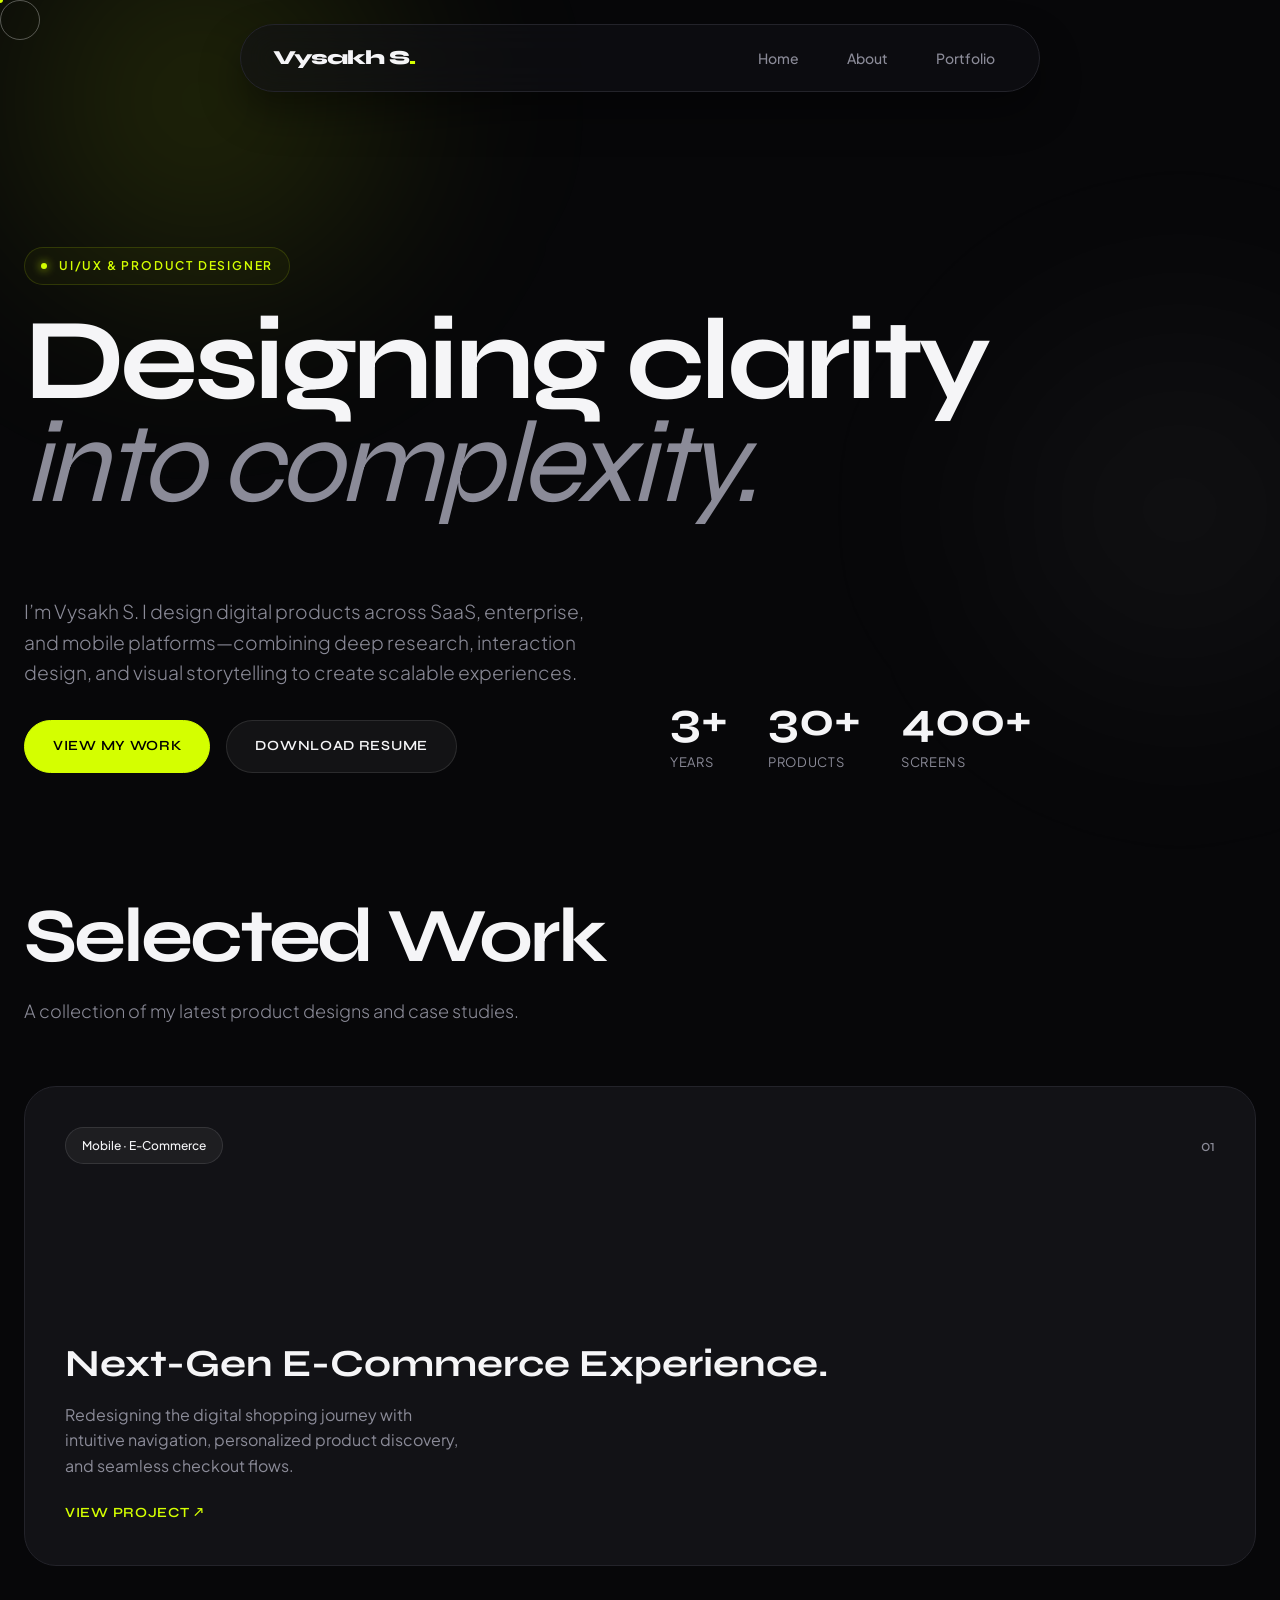
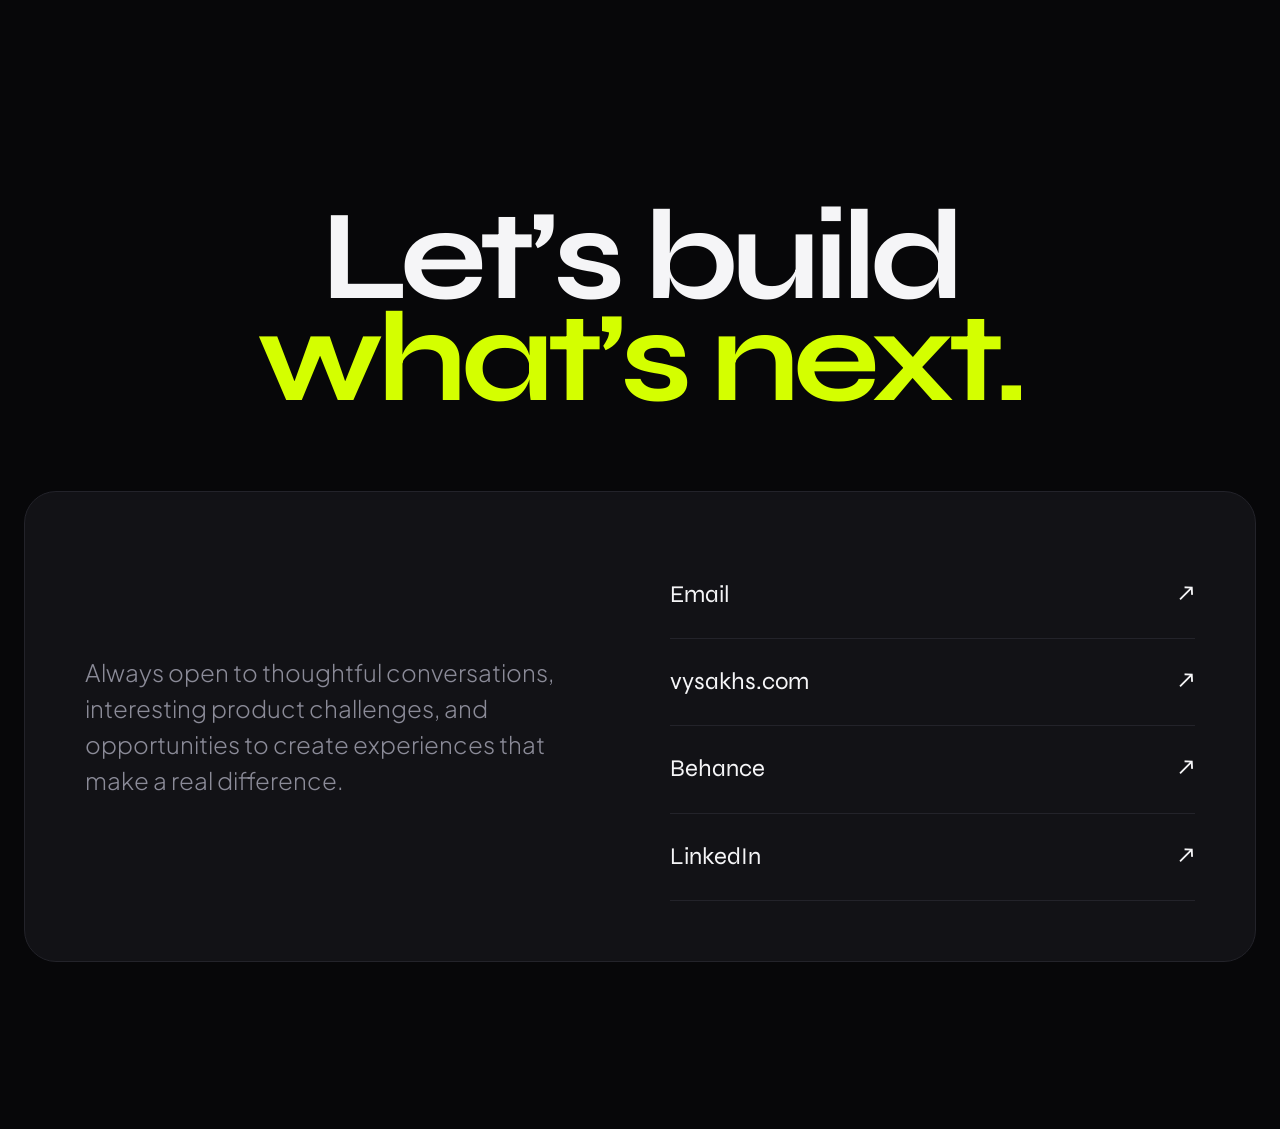
<file: index.html>
<!doctype html>
<html lang="en">
<head>
    <meta charset="utf-8">
    <meta name="viewport" content="width=device-width, initial-scale=1">
    <title>Vysakh S | Home</title>
    
    <!-- Google Fonts -->
    <link rel="preconnect" href="https://fonts.googleapis.com">
    <link rel="preconnect" href="https://fonts.gstatic.com" crossorigin>
    <link href="https://fonts.googleapis.com/css2?family=Plus+Jakarta+Sans:wght@300;400;500;600&family=Syne:wght@400;600;700;800&display=swap" rel="stylesheet">
    
    <!-- Links to your CSS file -->
    <link rel="stylesheet" href="assets/css/main.css">
</head>
<body>
    
    <!-- Custom Cursor -->
    <div class="cursor-dot"></div>
    <div class="cursor-outline"></div>

    <!-- Background Orbs -->
    <div class="glow-orb top"></div>
    <div class="glow-orb bottom"></div>

    <!-- Navigation -->
    <nav class="nav">
        <div class="wrap navin">
            <a class="logo magnetic" href="index.html">Vysakh S<span>.</span></a>
            <div class="links">
                <a href="index.html" class="magnetic">Home</a>
                <a href="about.html" class="magnetic">About</a>
                <a href="portfolio.html" class="magnetic">Portfolio</a>
            </div>
        </div>
    </nav>

    <!-- Main Content -->
    <main class="page-section active">
        
        <!-- Hero Section -->
        <header class="hero wrap">
            <div class="reveal">
                <div class="eyebrow">UI/UX & Product Designer</div>
                <h1>Designing clarity<br><span>into complexity.</span></h1>
            </div>
            <div class="herofoot reveal" style="transition-delay: 0.1s;">
                <div>
                    <p class="intro">I’m Vysakh S. I design digital products across SaaS, enterprise, and mobile platforms—combining deep research, interaction design, and visual storytelling to create scalable experiences.</p>
                    <div class="hero-actions">
                        <a href="#work" class="btn-primary magnetic">View My Work</a>
                        <a href="Vysakh_S_Product_Designer_Resume_2026.pdf" target="_blank" class="btn-secondary magnetic">Download Resume</a>
                    </div>
                </div>
                <div class="stats">
                    <div class="stat"><b>3+</b><span>Years</span></div>
                    <div class="stat"><b>30+</b><span>Products</span></div>
                    <div class="stat"><b>400+</b><span>Screens</span></div>
                </div>
            </div>
        </header>

        <!-- ======================================================== -->
        <!-- NEW: SELECTED WORK SECTION -->
        <!-- ======================================================== -->
        <section id="work" style="padding-bottom: 120px;">
            <div class="wrap">
                <div class="head reveal">
                    <h2>Selected Work</h2>
                    <p>A collection of my latest product designs and case studies.</p>
                </div>
                
                <div class="grid">
                    <!-- E-Commerce App Project Card (Spans across the full grid for emphasis) -->
                    <article class="card reveal" data-magnetic style="grid-column: span 12;">
                        <div class="card-top">
                            <span class="tag">Mobile · E-Commerce</span>
                            <span class="num">01</span>
                        </div>
                        <div class="card-bottom">
                            <h3>Next-Gen E-Commerce Experience.</h3>
                            <p>Redesigning the digital shopping journey with intuitive navigation, personalized product discovery, and seamless checkout flows.</p>
                            
                            <!-- THIS IS YOUR EXACT LINK PATH -->
                            <a href="projects/ecommerce-app.html" class="view-project-link magnetic">View Project ↗</a>
                        </div>
                    </article>
                </div>
            </div>
        </section>
        
    </main>

    <!-- Footer / Contact Section -->
    <footer class="contact">
        <div class="wrap">
            <h2 class="contact-title reveal">Let’s build<br><span>what’s next.</span></h2>
            <div class="contactgrid reveal">
                <p>Always open to thoughtful conversations, interesting product challenges, and opportunities to create experiences that make a real difference.</p>
                <div class="contactlinks">
                    <a class="magnetic" href="mailto:vysakh.official98@gmail.com"><span>Email</span><span>↗</span></a>
                    <a class="magnetic" href="https://www.vysakhs.com"><span>vysakhs.com</span><span>↗</span></a>
                    <a class="magnetic" href="https://www.behance.net/Vysakh_98"><span>Behance</span><span>↗</span></a>
                    <a class="magnetic" href="https://www.linkedin.com/in/vysakhdesigns/"><span>LinkedIn</span><span>↗</span></a>
                </div>
            </div>
            <div class="footer-btm reveal">
                <span>© 2026 Vysakh S</span>
                <span>Designing with curiosity. Growing with every problem.</span>
            </div>
        </div>
    </footer>

    <!-- Interactive Scripts for Cursor and Animations -->
    <script>
        // Scroll Reveal Observer
        const observer = new IntersectionObserver(entries => {
            entries.forEach(entry => {
                if (entry.isIntersecting) {
                    entry.target.classList.add('show');
                    observer.unobserve(entry.target); 
                }
            });
        }, { threshold: 0.1, rootMargin: "0px 0px -50px 0px" });
        
        document.querySelectorAll('.reveal').forEach(el => observer.observe(el));

        // Custom Cursor Logic
        const cursorDot = document.querySelector('.cursor-dot');
        const cursorOutline = document.querySelector('.cursor-outline');
        let mouseX = 0, mouseY = 0;
        let outlineX = 0, outlineY = 0;

        window.addEventListener('mousemove', (e) => {
            mouseX = e.clientX;
            mouseY = e.clientY;
            cursorDot.style.transform = `translate(${mouseX}px, ${mouseY}px)`;
        });

        function animateCursor() {
            let dx = mouseX - outlineX;
            let dy = mouseY - outlineY;
            outlineX += dx * 0.15;
            outlineY += dy * 0.15;
            cursorOutline.style.transform = `translate(${outlineX}px, ${outlineY}px)`;
            requestAnimationFrame(animateCursor);
        }
        animateCursor();

        // Magnetic Hover Logic
        const magnetics = document.querySelectorAll('.magnetic, .card, a, button');
        magnetics.forEach(elem => {
            elem.addEventListener('mouseenter', () => document.body.classList.add('cursor-hover'));
            elem.addEventListener('mouseleave', () => {
                document.body.classList.remove('cursor-hover');
                elem.style.transform = ''; 
            });

            if(elem.classList.contains('magnetic')) {
                elem.addEventListener('mousemove', (e) => {
                    const rect = elem.getBoundingClientRect();
                    const h = rect.width / 2;
                    const v = rect.height / 2;
                    const x = e.clientX - rect.left - h;
                    const y = e.clientY - rect.top - v;
                    elem.style.transform = `translate(${x * 0.3}px, ${y * 0.3}px)`;
                });
            }
        });

        // Spotlight effect for the Bento Grid Card
        document.querySelectorAll('.card').forEach(card => {
            card.addEventListener('mousemove', (e) => {
                const rect = card.getBoundingClientRect();
                const x = e.clientX - rect.left;
                const y = e.clientY - rect.top;
                card.style.setProperty('--mouse-x', `${x}px`);
                card.style.setProperty('--mouse-y', `${y}px`);
            });
        });
    </script>
</body>
</html>
</file>
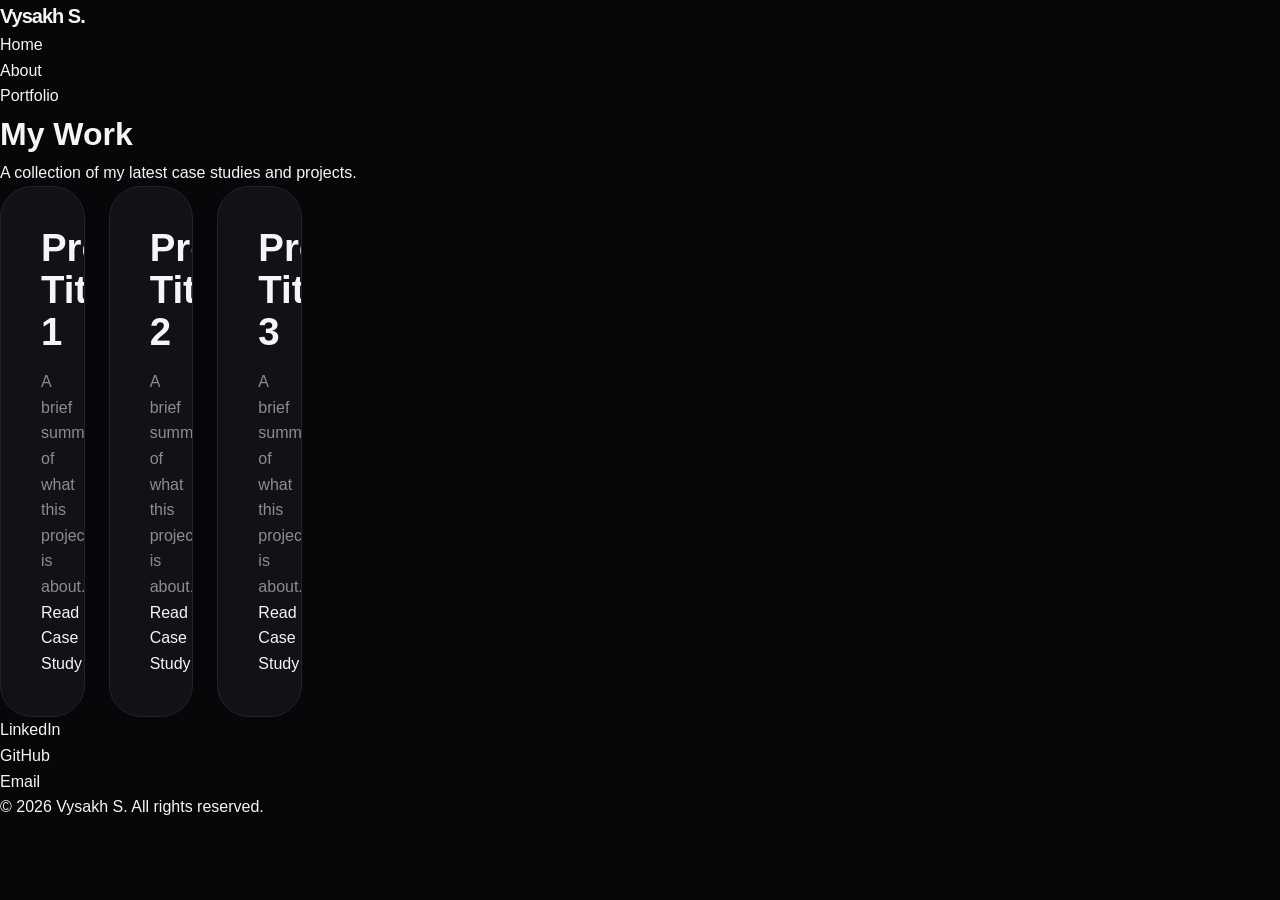
<file: portfolio.html>
<!DOCTYPE html>
<html lang="en">
<head>
    <meta charset="UTF-8">
    <meta name="viewport" content="width=device-width, initial-scale=1.0">
    <title>Portfolio | Vysakh S</title>
    <link rel="stylesheet" href="assets/css/main.css">
    <link rel="stylesheet" href="assets/css/portfolio.css">
</head>
<body>

    <!-- Navigation Menu -->
    <header class="site-header">
        <nav class="container flex justify-between align-center">
            <a href="index.html" class="logo">Vysakh S.</a>
            <ul class="nav-links flex gap-md">
                <li><a href="index.html">Home</a></li>
                <li><a href="about.html">About</a></li>
                <li><a href="portfolio.html">Portfolio</a></li>
            </ul>
        </nav>
    </header>

    <!-- Portfolio Grid Content -->
    <main class="container mt-xl mb-xl">
        <h1>My Work</h1>
        <p>A collection of my latest case studies and projects.</p>
        
        <div class="grid grid-3 gap-lg mt-lg">
            
            <!-- Project 1 Card -->
            <article class="card">
                <h3>Project Title 1</h3>
                <p>A brief summary of what this project is about.</p>
                <a href="projects/project-1.html" class="btn">Read Case Study</a>
            </article>

            <!-- Project 2 Card -->
            <article class="card">
                <h3>Project Title 2</h3>
                <p>A brief summary of what this project is about.</p>
                <a href="projects/project-2.html" class="btn">Read Case Study</a>
            </article>

            <!-- Project 3 Card -->
            <article class="card">
                <h3>Project Title 3</h3>
                <p>A brief summary of what this project is about.</p>
                <a href="projects/project-3.html" class="btn">Read Case Study</a>
            </article>

        </div>
    </main>

    <!-- Footer -->
    <footer class="site-footer mt-xl">
        <div class="container flex flex-col align-center gap-sm">
            <ul class="social-links flex gap-md">
                <li><a href="#">LinkedIn</a></li>
                <li><a href="#">GitHub</a></li>
                <li><a href="#">Email</a></li>
            </ul>
            <p>&copy; 2026 Vysakh S. All rights reserved.</p>
        </div>
    </footer>

    <script src="assets/js/main.js"></script>
</body>
</html>
</file>
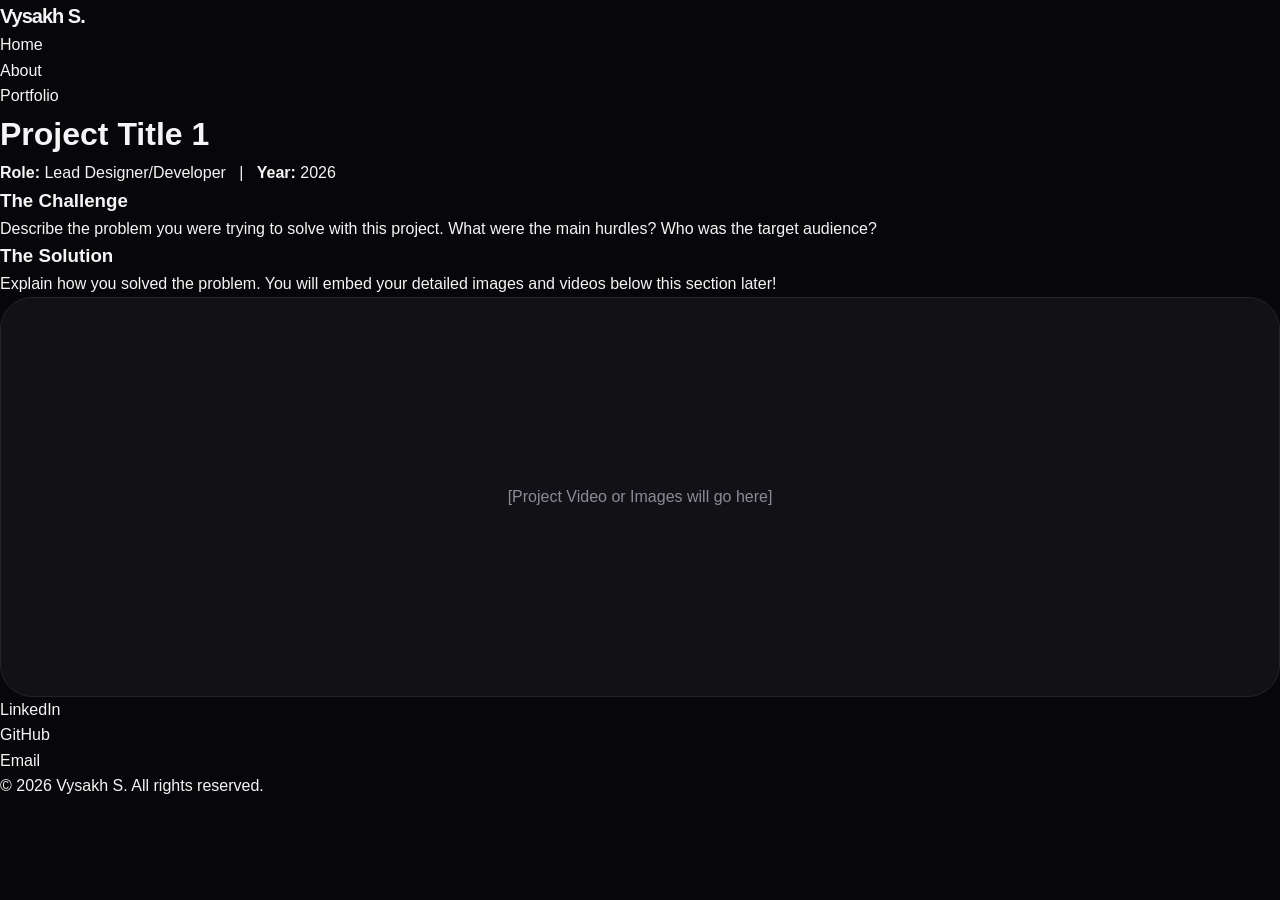
<file: projects/ecommerce-app.html>
<!DOCTYPE html>
<html lang="en">
<head>
    <meta charset="UTF-8">
    <meta name="viewport" content="width=device-width, initial-scale=1.0">
    <title>Project 1 Case Study | Vysakh S</title>
    <!-- Notice the ../ to go up one folder -->
    <link rel="stylesheet" href="../assets/css/main.css">
    <link rel="stylesheet" href="../assets/css/project.css">
</head>
<body>

    <!-- Navigation Menu (with ../ links) -->
    <header class="site-header">
        <nav class="container flex justify-between align-center">
            <a href="../index.html" class="logo">Vysakh S.</a>
            <ul class="nav-links flex gap-md">
                <li><a href="../index.html">Home</a></li>
                <li><a href="../about.html">About</a></li>
                <li><a href="../portfolio.html">Portfolio</a></li>
            </ul>
        </nav>
    </header>

    <!-- Case Study Content -->
    <main class="container mt-xl mb-xl">
        <h1>Project Title 1</h1>
        <p><strong>Role:</strong> Lead Designer/Developer &nbsp; | &nbsp; <strong>Year:</strong> 2026</p>
        
        <div class="mt-lg">
            <h3>The Challenge</h3>
            <p>Describe the problem you were trying to solve with this project. What were the main hurdles? Who was the target audience?</p>
            
            <h3 class="mt-md">The Solution</h3>
            <p>Explain how you solved the problem. You will embed your detailed images and videos below this section later!</p>
            
            <!-- Placeholder for project video/images -->
            <div class="card mt-md" style="min-height: 400px; display: flex; align-items: center; justify-content: center;">
                <p>[Project Video or Images will go here]</p>
            </div>
        </div>
    </main>

    <!-- Footer -->
    <footer class="site-footer mt-xl">
        <div class="container flex flex-col align-center gap-sm">
            <ul class="social-links flex gap-md">
                <li><a href="#">LinkedIn</a></li>
                <li><a href="#">GitHub</a></li>
                <li><a href="#">Email</a></li>
            </ul>
            <p>&copy; 2026 Vysakh S. All rights reserved.</p>
        </div>
    </footer>

    <!-- Notice the ../ to go up one folder -->
    <script src="../assets/js/main.js"></script>
</body>
</html>
</file>
<file: assets/css/main.css>
/* =========================================
   CSS VARIABLES & RESET
========================================= */
:root {
    --bg: #070709;
    --surface: #121216;
    --surface-hover: #1a1a20;
    --border: #23232a;
    --text: #f5f5f7;
    --muted: #8b8b98;
    --accent: #d4ff00;
    --accent-glow: rgba(212, 255, 0, 0.15);
    --r-lg: 32px;
    --r-md: 20px;
    --r-sm: 12px;
    --trans: 0.4s cubic-bezier(0.16, 1, 0.3, 1);
}

* { margin: 0; padding: 0; box-sizing: border-box; }

body {
    background-color: var(--bg);
    color: var(--text);
    font-family: 'Plus Jakarta Sans', sans-serif;
    line-height: 1.6;
    overflow-x: hidden;
    cursor: none;
}

::selection { background: var(--accent); color: #000; }
a { color: inherit; text-decoration: none; display: inline-block; }
.wrap { width: min(calc(100% - 48px), 1280px); margin: auto; position: relative; z-index: 1; }
h1, h2, h3, .logo { font-family: 'Syne', sans-serif; }

/* =========================================
   BACKGROUND GLOW ORBS
========================================= */
.glow-orb {
    position: absolute;
    width: 600px;
    height: 600px;
    background: radial-gradient(circle, var(--accent-glow) 0%, transparent 70%);
    border-radius: 50%;
    filter: blur(80px);
    z-index: -1;
    pointer-events: none;
    animation: float 20s infinite ease-in-out alternate;
}
.glow-orb.top { top: -200px; left: -100px; }
.glow-orb.bottom { bottom: 10%; right: -200px; background: radial-gradient(circle, rgba(255,255,255,0.05) 0%, transparent 70%); }

@keyframes float {
    0% { transform: translate(0, 0) scale(1); }
    100% { transform: translate(50px, 100px) scale(1.2); }
}

/* =========================================
   CUSTOM CURSOR
========================================= */
.cursor-dot, .cursor-outline {
    position: fixed;
    top: 0; left: 0;
    transform: translate(-50%, -50%);
    border-radius: 50%;
    z-index: 9999;
    pointer-events: none;
}
.cursor-dot {
    width: 6px; height: 6px;
    background-color: var(--accent);
    transition: width 0.2s, height 0.2s;
}
.cursor-outline {
    width: 40px; height: 40px;
    border: 1px solid rgba(255, 255, 255, 0.3);
    transition: width 0.3s, height 0.3s, border-color 0.3s, background-color 0.3s, transform 0.1s ease-out;
}
.cursor-hover .cursor-outline {
    width: 60px; height: 60px;
    border-color: var(--accent);
    background-color: rgba(212, 255, 0, 0.05);
    backdrop-filter: blur(2px);
}
.cursor-hover .cursor-dot { width: 0; height: 0; }
@media (max-width: 1024px) { body { cursor: auto; } .cursor-dot, .cursor-outline { display: none; } }

/* =========================================
   NAVIGATION
========================================= */
.nav {
    position: fixed; top: 24px; left: 0; right: 0;
    z-index: 100;
    display: flex; justify-content: center;
}
.navin {
    display: flex; justify-content: space-between; align-items: center;
    background: rgba(18, 18, 22, 0.6);
    backdrop-filter: blur(20px);
    -webkit-backdrop-filter: blur(20px);
    border: 1px solid var(--border);
    border-radius: 99px;
    padding: 12px 24px 12px 32px;
    width: min(calc(100% - 48px), 800px);
    box-shadow: 0 20px 40px rgba(0,0,0,0.4);
}
.logo { font-size: 20px; font-weight: 800; letter-spacing: -0.05em; color: var(--text); }
.logo span { color: var(--accent); }
.links { display: flex; gap: 8px; }
.links a {
    font-size: 14px; font-weight: 500; color: var(--muted);
    padding: 10px 20px; border-radius: 99px;
    transition: var(--trans);
}
.links a:hover { color: var(--bg); background: var(--text); }

/* =========================================
   HOME PAGE: HERO SECTION
========================================= */
.hero { min-height: 100vh; display: flex; flex-direction: column; justify-content: center; padding-top: 120px; }
.eyebrow {
    display: inline-flex; align-items: center; gap: 12px;
    font-size: 12px; text-transform: uppercase; letter-spacing: 0.15em; font-weight: 600;
    color: var(--accent); margin-bottom: 24px;
    padding: 8px 16px; border: 1px solid var(--accent-glow); border-radius: 99px;
    background: rgba(212, 255, 0, 0.03);
}
.eyebrow::before { content: ""; width: 6px; height: 6px; background: var(--accent); border-radius: 50%; box-shadow: 0 0 10px var(--accent); }
.hero h1 { font-size: clamp(60px, 9vw, 150px); line-height: 0.9; letter-spacing: -0.04em; margin-bottom: 40px; }
.hero h1 span { color: var(--muted); font-style: italic; font-family: 'Syne', sans-serif; font-weight: 400; }
.herofoot { display: grid; grid-template-columns: 1fr 1fr; gap: 60px; align-items: end; margin-top: 40px; }
.intro { font-size: clamp(18px, 1.5vw, 24px); color: var(--muted); font-weight: 300; max-width: 600px; }
.stats { display: flex; gap: 40px; }
.stat { display: flex; flex-direction: column; }
.stat b { font-family: 'Syne', sans-serif; font-size: 48px; line-height: 1; margin-bottom: 8px; color: var(--text); }
.stat span { font-size: 13px; color: var(--muted); text-transform: uppercase; letter-spacing: 0.05em; }

/* =========================================
   HOME PAGE: BENTO GRID (WORK)
========================================= */
.head { margin-bottom: 60px; }
.head h2 { font-size: clamp(48px, 6vw, 84px); letter-spacing: -0.04em; line-height: 0.95; margin-bottom: 24px; }
.head p { font-size: 18px; color: var(--muted); max-width: 500px; font-weight: 300; }

.grid { display: grid; grid-template-columns: repeat(12, 1fr); gap: 24px; }
.card {
    background: var(--surface);
    border: 1px solid var(--border);
    border-radius: var(--r-lg);
    padding: 40px;
    display: flex; flex-direction: column; justify-content: space-between;
    position: relative; overflow: hidden;
    transition: var(--trans);
    min-height: 480px;
}
.card::after {
    content: ""; position: absolute; inset: 0;
    background: radial-gradient(800px circle at var(--mouse-x, 50%) var(--mouse-y, 50%), rgba(255,255,255,0.03), transparent 40%);
    opacity: 0; transition: opacity var(--trans); z-index: 1; pointer-events: none;
}
.card:hover { transform: translateY(-8px); border-color: rgba(212, 255, 0, 0.3); box-shadow: 0 30px 60px rgba(0,0,0,0.5); }
.card:hover::after { opacity: 1; }
.card-top { position: relative; z-index: 2; display: flex; justify-content: space-between; align-items: center; margin-bottom: 60px; }
.tag { background: rgba(255,255,255,0.05); border: 1px solid rgba(255,255,255,0.1); border-radius: 99px; padding: 8px 16px; font-size: 12px; font-weight: 500; }
.num { font-family: 'Syne', sans-serif; font-size: 16px; color: var(--muted); }
.card-bottom { position: relative; z-index: 2; }
.card h3 { font-size: clamp(28px, 3vw, 42px); line-height: 1.1; margin-bottom: 16px; }
.card p { color: var(--muted); font-size: 16px; max-width: 400px; }

.view-project-link {
    margin-top: 24px;
    display: inline-flex; align-items: center; gap: 8px;
    font-family: 'Syne', sans-serif;
    font-weight: 600; font-size: 14px;
    color: var(--accent); text-transform: uppercase; letter-spacing: 0.05em;
    transition: var(--trans);
}
.view-project-link:hover { color: var(--text); transform: translateX(5px); }

/* =========================================
   BUTTONS
========================================= */
.btn-primary, .btn-secondary {
    padding: 14px 28px;
    border-radius: 99px;
    font-size: 14px;
    font-weight: 600;
    font-family: 'Syne', sans-serif;
    transition: var(--trans);
    text-transform: uppercase;
    letter-spacing: 0.05em;
}
.btn-primary { background: var(--accent); color: #000; border: 1px solid var(--accent); }
.btn-primary:hover { background: transparent; color: var(--accent); box-shadow: 0 0 20px var(--accent-glow); }
.btn-secondary { background: rgba(255,255,255,0.05); color: var(--text); border: 1px solid rgba(255,255,255,0.1); }
.btn-secondary:hover { background: var(--text); color: var(--bg); }
.hero-actions { display: flex; gap: 16px; margin-top: 32px; flex-wrap: wrap; }

/* =========================================
   ABOUT PAGE SPLIT LAYOUT
========================================= */
.about-section { padding: 180px 0 120px 0; }
.about-split { display: grid; grid-template-columns: 4fr 5fr; gap: 80px; align-items: center; }
.about-image {
    position: relative; width: 100%; aspect-ratio: 4/5;
    background: var(--surface); border: 1px solid var(--border);
    border-radius: var(--r-lg); overflow: hidden;
    display: flex; align-items: center; justify-content: center;
    color: var(--muted); transition: var(--trans);
}
.about-image::after {
    content: ""; position: absolute; inset: 0;
    background: radial-gradient(800px circle at var(--mouse-x, 50%) var(--mouse-y, 50%), rgba(255,255,255,0.03), transparent 40%);
    opacity: 0; transition: opacity var(--trans); z-index: 1; pointer-events: none;
}
.about-image:hover { border-color: rgba(212, 255, 0, 0.3); box-shadow: 0 30px 60px rgba(0,0,0,0.5); transform: translateY(-8px); }
.about-image:hover::after { opacity: 1; }
.about-image img { width: 100%; height: 100%; object-fit: cover; position: relative; z-index: 0; }
.about-bio h1 { font-size: clamp(40px, 5vw, 64px); line-height: 1.1; letter-spacing: -0.03em; margin-bottom: 24px; }
.about-bio p { color: var(--muted); font-size: 18px; font-weight: 300; line-height: 1.7; margin-bottom: 24px; }

/* =========================================
   FOOTER & CONTACT
========================================= */
.contact { padding: 120px 0 40px; position: relative; }
.contact-title { font-size: clamp(60px, 10vw, 180px); line-height: 0.8; letter-spacing: -0.05em; margin-bottom: 80px; text-align: center; color: var(--text); }
.contact-title span { color: var(--accent); }
.contactgrid { display: grid; grid-template-columns: 1fr 1fr; gap: 60px; align-items: center; background: var(--surface); padding: 60px; border-radius: var(--r-lg); border: 1px solid var(--border); }
.contactgrid p { font-size: 24px; color: var(--muted); font-weight: 300; line-height: 1.5; }
.contactlinks { display: flex; flex-direction: column; }
.contactlinks a { 
    display: flex; justify-content: space-between; align-items: center; 
    padding: 24px 0; border-bottom: 1px solid var(--border); 
    font-family: 'Syne', sans-serif; font-size: 24px; transition: var(--trans);
}
.contactlinks a:hover { color: var(--accent); padding-left: 20px; padding-right: 20px; border-color: var(--accent); }
.footer-btm { display: flex; justify-content: space-between; margin-top: 60px; font-size: 14px; color: var(--muted); border-top: 1px solid var(--border); padding-top: 24px; }

/* =========================================
   ANIMATIONS & RESPONSIVE
========================================= */
.reveal { opacity: 0; transform: translateY(60px) rotateX(-10deg); transform-origin: bottom center; transition: all 1s cubic-bezier(0.16, 1, 0.3, 1); }
.reveal.show { opacity: 1; transform: translateY(0) rotateX(0); }
.magnetic { display: inline-block; cursor: pointer; }

@media (max-width: 900px) {
    .links { display: none; }
    .navin { width: auto; border-radius: 20px; padding: 16px; }
    .contactgrid { grid-template-columns: 1fr; gap: 40px; }
    
    /* Fixes for Hero & Grid on Mobile */
    .hero { padding-top: 140px; }
    .herofoot { grid-template-columns: 1fr; gap: 40px; }
    .hero-actions { flex-direction: column; }
    .hero-actions a { text-align: center; }
    .card { grid-column: span 12 !important; min-height: auto; }
    
    /* Fixes for About on Mobile */
    .about-split { grid-template-columns: 1fr; gap: 40px; }
    .about-image { aspect-ratio: 1/1; }
}
</file>
<file: assets/css/portfolio.css>
{\rtf1\ansi\ansicpg1252\cocoartf2870
\cocoatextscaling0\cocoaplatform0{\fonttbl}
{\colortbl;\red255\green255\blue255;}
{\*\expandedcolortbl;;}
\paperw11900\paperh16840\margl1440\margr1440\vieww11520\viewh8400\viewkind0
}
</file>
<file: assets/css/project.css>
{\rtf1\ansi\ansicpg1252\cocoartf2870
\cocoatextscaling0\cocoaplatform0{\fonttbl}
{\colortbl;\red255\green255\blue255;}
{\*\expandedcolortbl;;}
\paperw11900\paperh16840\margl1440\margr1440\vieww11520\viewh8400\viewkind0
}
</file>
